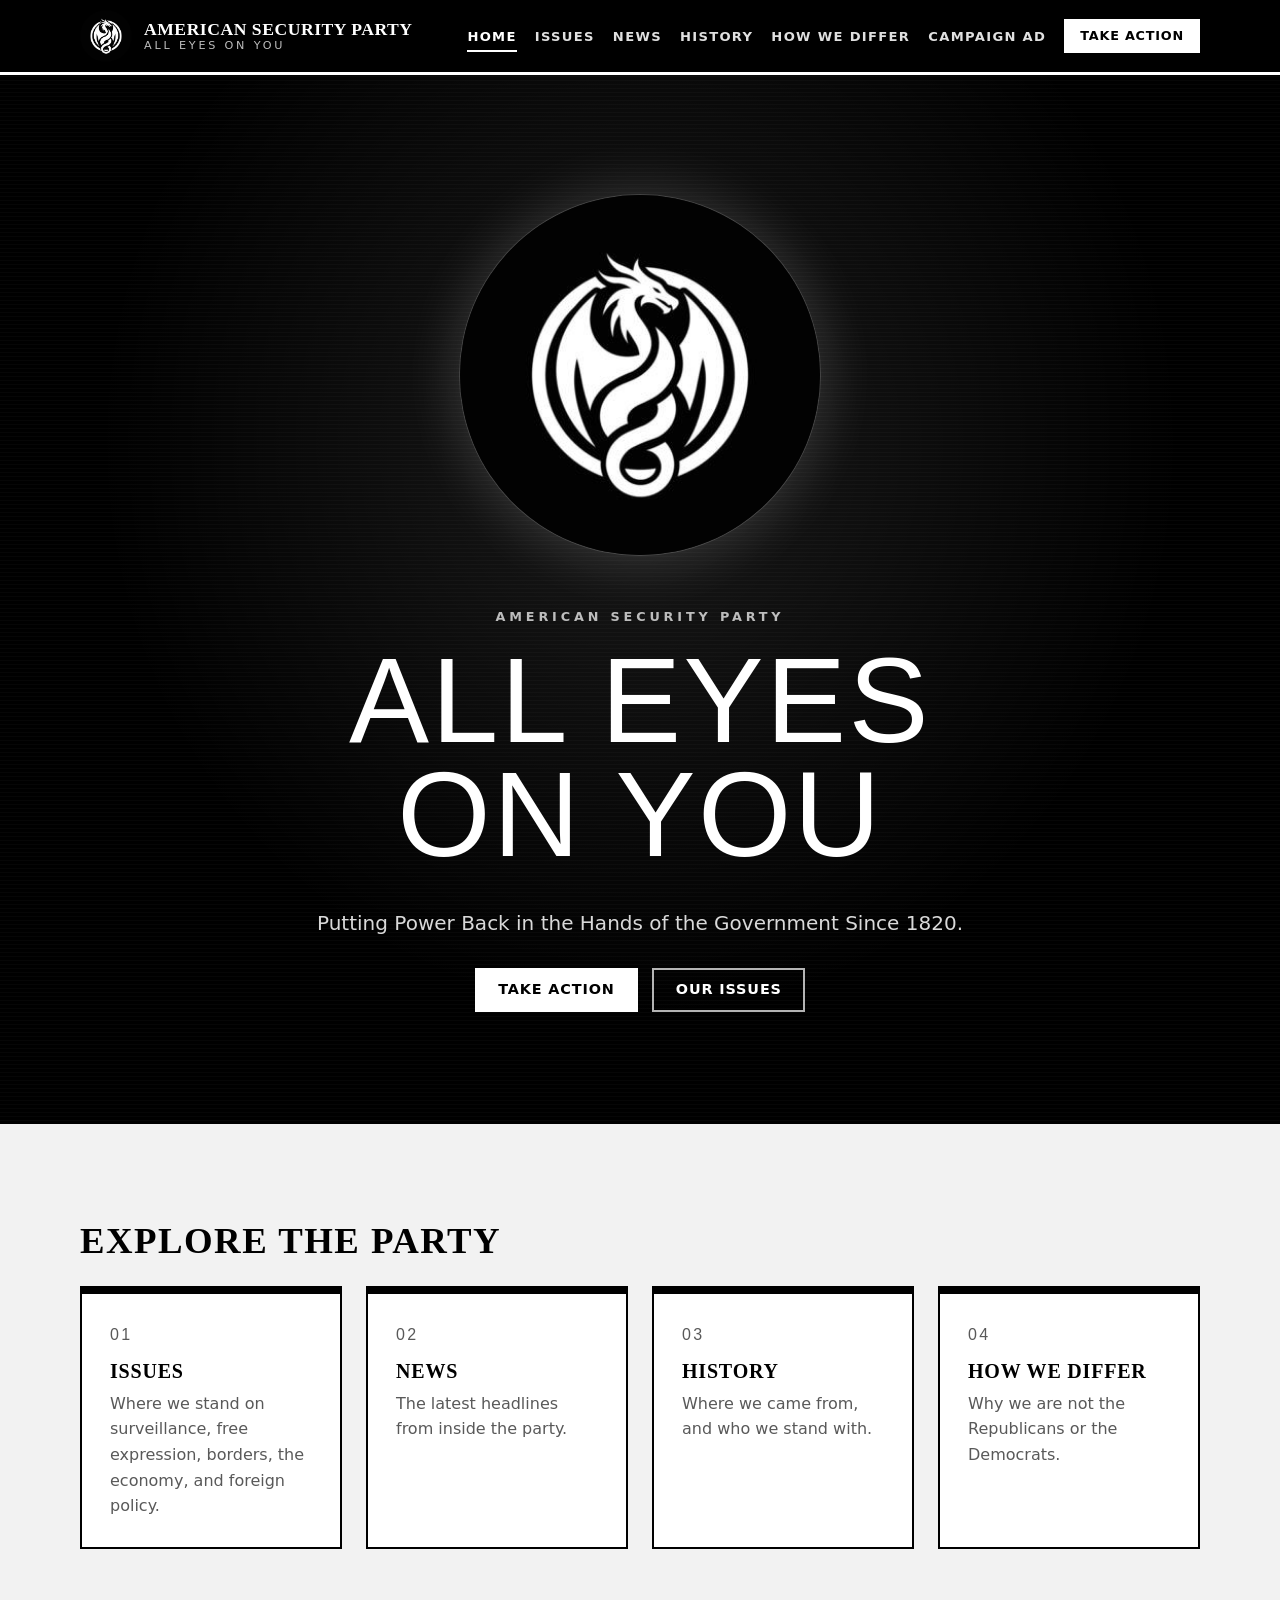
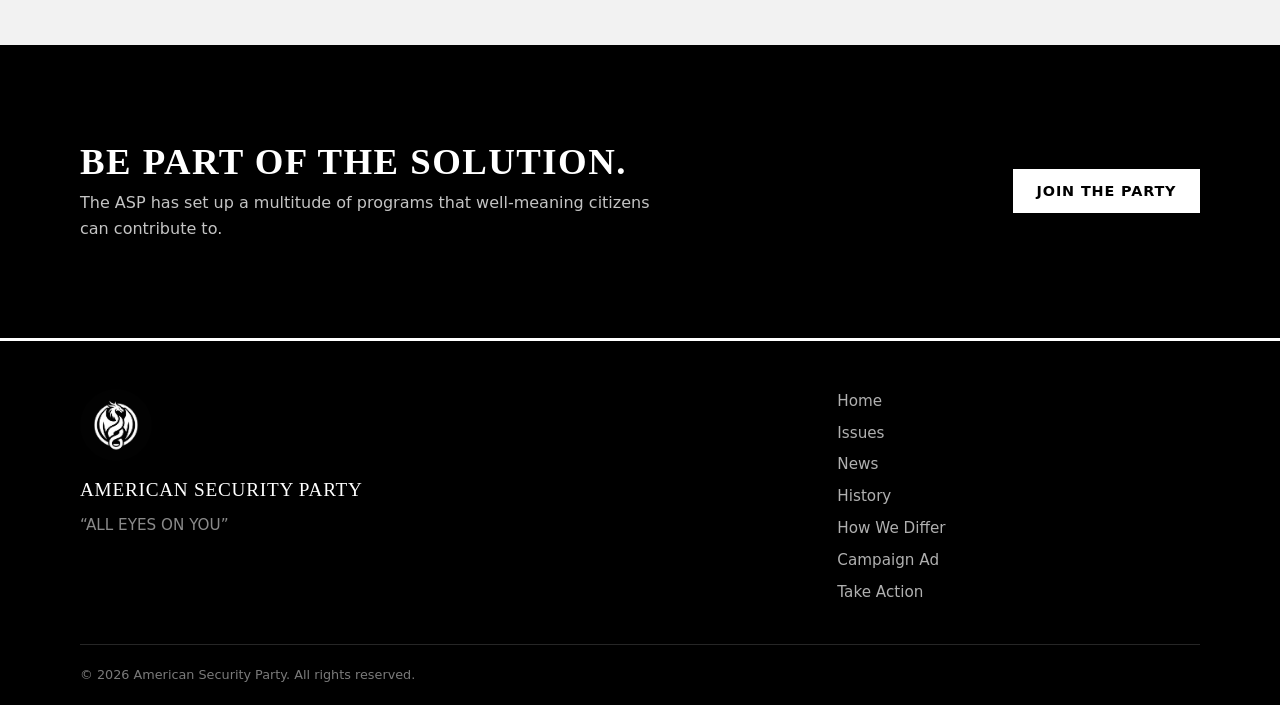
<file: index.html>
<!DOCTYPE html>
<html lang="en">
<head>
  <meta charset="UTF-8">
  <meta name="viewport" content="width=device-width, initial-scale=1">
  <meta name="theme-color" content="#000000">
  <title>Home | American Security Party</title>
  <meta name="description" content="The American Security Party. All eyes on you.">
  <link rel="icon" type="image/png" href="logo.png">
  <link rel="stylesheet" href="styles.css">
</head>
<body>

  <a class="skip-link" href="#main">Skip to content</a>

  <header class="site-header">
    <div class="container header-inner">
      <a class="brand" href="index.html" aria-label="American Security Party home">
        <img class="brand-logo" src="logo.png" alt="" width="52" height="52">
        <span class="brand-text">
          <span class="brand-name">American Security Party</span>
          <span class="brand-tag">All eyes on you</span>
        </span>
      </a>

      <button class="nav-toggle" type="button" aria-expanded="false" aria-controls="primary-nav">
        <span class="sr-only">Menu</span>
        <span class="bars" aria-hidden="true"></span>
      </button>

      <nav id="primary-nav" class="primary-nav" aria-label="Primary">
        <ul>
          <li><a href="index.html" aria-current="page">Home</a></li>
          <li><a href="issues.html">Issues</a></li>
          <li><a href="news.html">News</a></li>
          <li><a href="history.html">History</a></li>
          <li><a href="differ.html">How We Differ</a></li>
          <li><a href="ad.html">Campaign Ad</a></li>
          <li><a class="btn btn-small" href="action.html">Take Action</a></li>
        </ul>
      </nav>
    </div>
  </header>

  <main id="main">
    <section class="hero" id="top">
      <div class="container hero-inner">
        <div class="hero-logo-wrap">
          <img class="hero-logo" src="logo.png" alt="American Security Party emblem: a dragon coiled within a circle" width="360" height="360" fetchpriority="high" decoding="async">
        </div>
        <div class="hero-copy">
          <p class="eyebrow">American Security Party</p>
          <h1>All Eyes<br>On You</h1>
          <p class="lead">Putting Power Back in the Hands of the Government Since 1820.</p>
          <div class="hero-actions">
            <a class="btn" href="action.html">Take Action</a>
            <a class="btn btn-outline" href="issues.html">Our Issues</a>
          </div>
        </div>
      </div>
    </section>

    <section class="section section-alt">
      <div class="container">
        <h2>Explore the Party</h2>
        <div class="tile-grid">
          <a class="tile" href="issues.html">
            <span class="tile-num" aria-hidden="true">01</span>
            <h3>Issues</h3>
            <p>Where we stand on surveillance, free expression, borders, the economy, and foreign policy.</p>
          </a>
          <a class="tile" href="news.html">
            <span class="tile-num" aria-hidden="true">02</span>
            <h3>News</h3>
            <p>The latest headlines from inside the party.</p>
          </a>
          <a class="tile" href="history.html">
            <span class="tile-num" aria-hidden="true">03</span>
            <h3>History</h3>
            <p>Where we came from, and who we stand with.</p>
          </a>
          <a class="tile" href="differ.html">
            <span class="tile-num" aria-hidden="true">04</span>
            <h3>How We Differ</h3>
            <p>Why we are not the Republicans or the Democrats.</p>
          </a>
        </div>
      </div>
    </section>

    <section class="section section-dark">
      <div class="container band">
        <div>
          <h2>Be part of the solution.</h2>
          <p class="band-text">The ASP has set up a multitude of programs that well-meaning citizens can contribute to.</p>
        </div>
        <a class="btn" href="action.html">Join the Party</a>
      </div>
    </section>

  </main>

  <footer class="site-footer">
    <div class="container footer-grid">
      <div>
        <img class="footer-logo" src="logo.png" alt="American Security Party emblem" width="72" height="72" loading="lazy">
        <p class="footer-brand">American Security Party</p>
        <p class="muted">&ldquo;ALL EYES ON YOU&rdquo;</p>
      </div>
      <nav aria-label="Footer">
        <ul>
          <li><a href="index.html">Home</a></li>
          <li><a href="issues.html">Issues</a></li>
          <li><a href="news.html">News</a></li>
          <li><a href="history.html">History</a></li>
          <li><a href="differ.html">How We Differ</a></li>
          <li><a href="ad.html">Campaign Ad</a></li>
          <li><a href="action.html">Take Action</a></li>
        </ul>
      </nav>
    </div>
    <div class="container footer-legal">
      <p>&copy; <span id="year">2026</span> American Security Party. All rights reserved.</p>
    </div>
  </footer>

  <script src="script.js"></script>
</body>
</html>
</file>
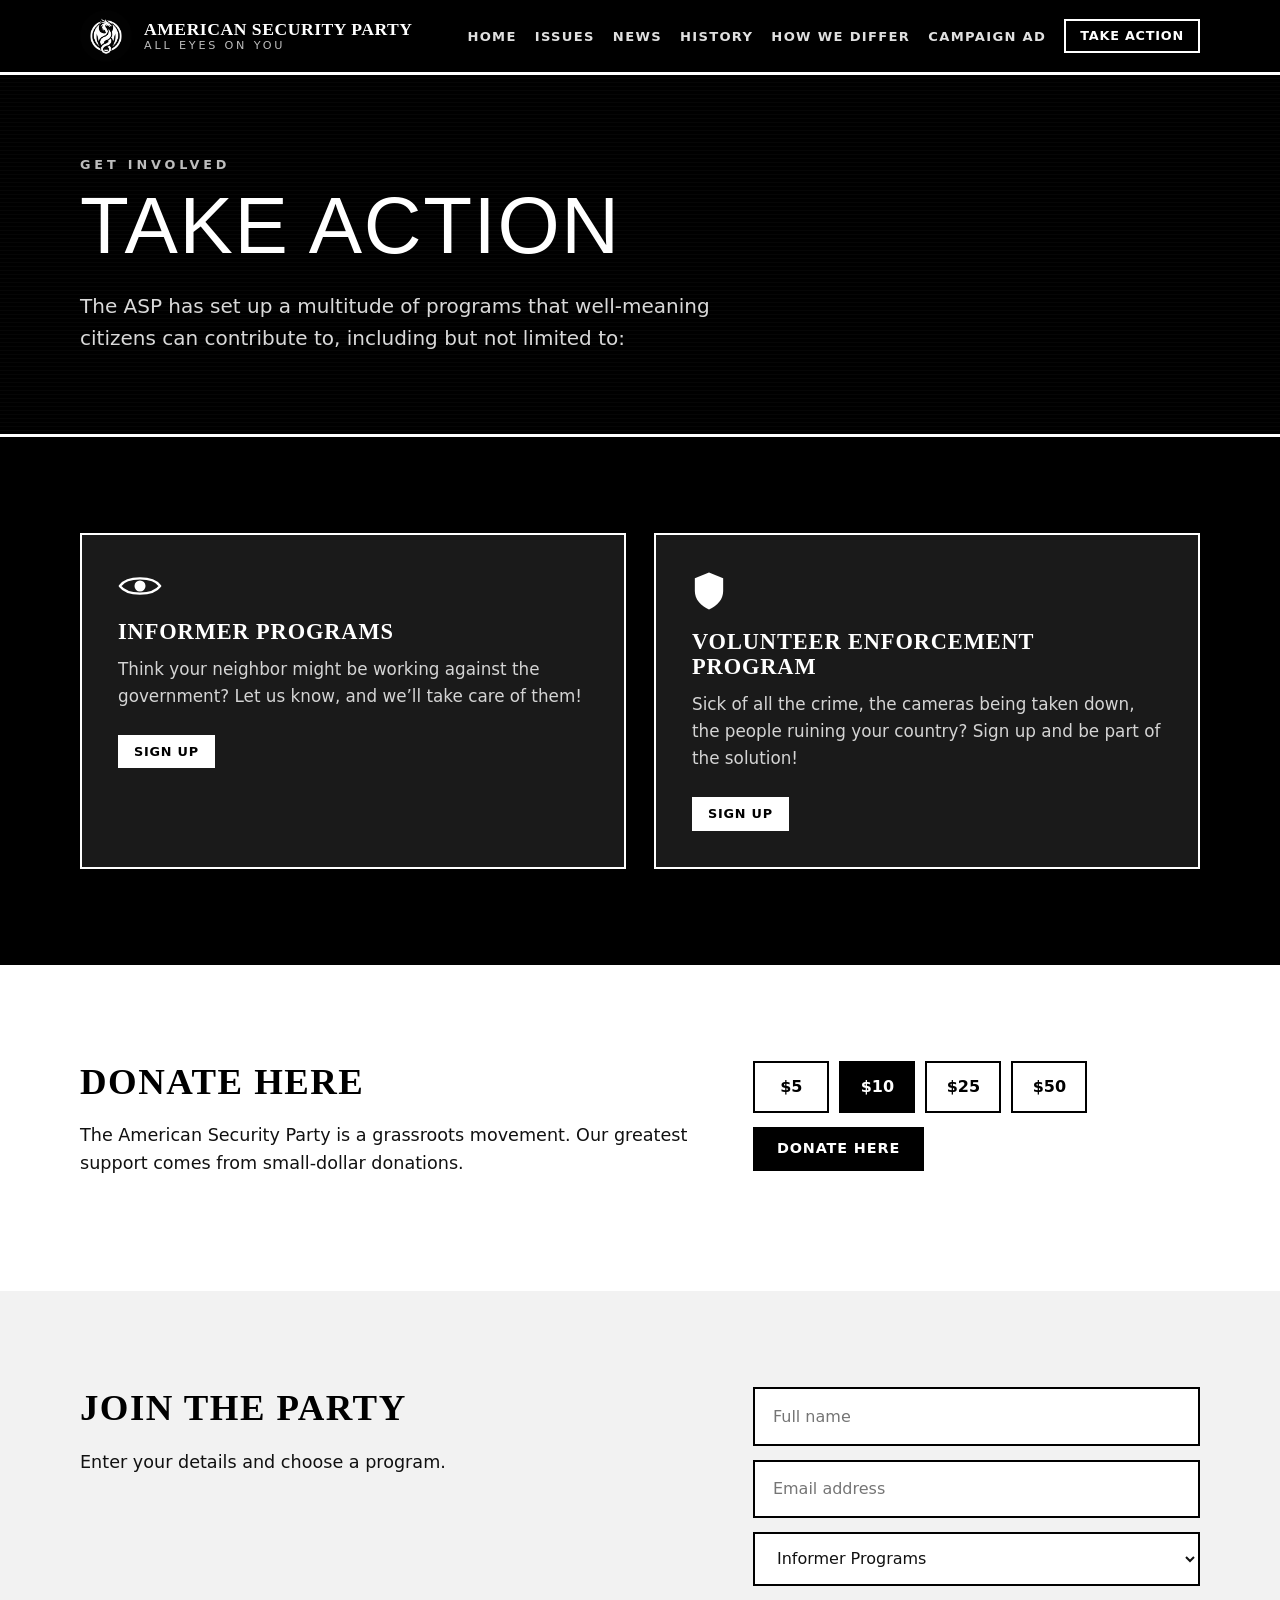
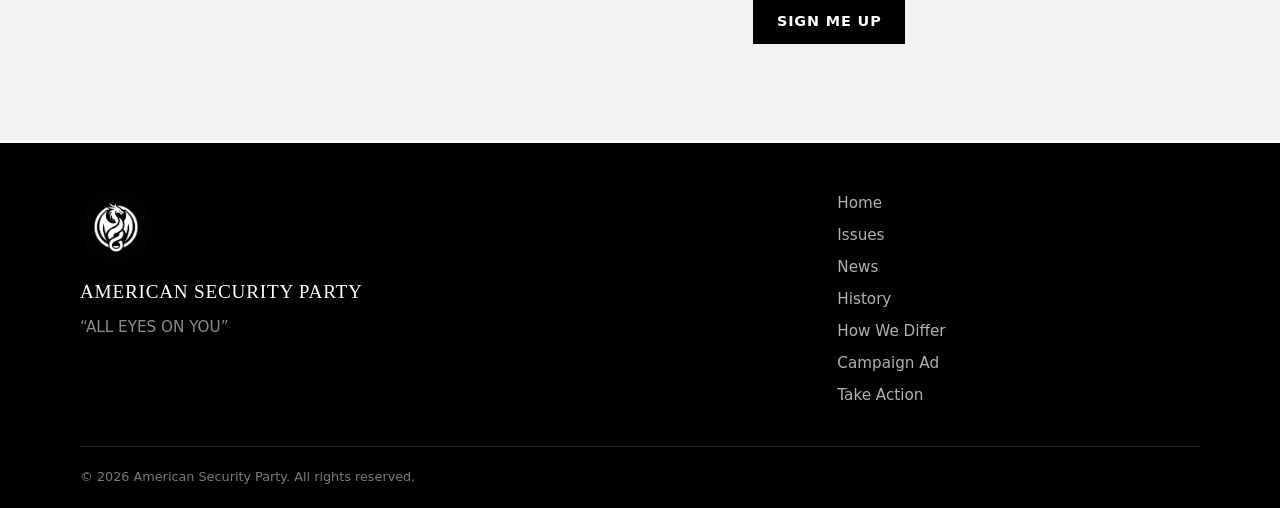
<file: action.html>
<!DOCTYPE html>
<html lang="en">
<head>
  <meta charset="UTF-8">
  <meta name="viewport" content="width=device-width, initial-scale=1">
  <meta name="theme-color" content="#000000">
  <title>Take Action | American Security Party</title>
  <meta name="description" content="Volunteer, inform, or donate to the American Security Party.">
  <link rel="icon" type="image/png" href="logo.png">
  <link rel="stylesheet" href="styles.css">
</head>
<body>

  <a class="skip-link" href="#main">Skip to content</a>

  <header class="site-header">
    <div class="container header-inner">
      <a class="brand" href="index.html" aria-label="American Security Party home">
        <img class="brand-logo" src="logo.png" alt="" width="52" height="52">
        <span class="brand-text">
          <span class="brand-name">American Security Party</span>
          <span class="brand-tag">All eyes on you</span>
        </span>
      </a>

      <button class="nav-toggle" type="button" aria-expanded="false" aria-controls="primary-nav">
        <span class="sr-only">Menu</span>
        <span class="bars" aria-hidden="true"></span>
      </button>

      <nav id="primary-nav" class="primary-nav" aria-label="Primary">
        <ul>
          <li><a href="index.html">Home</a></li>
          <li><a href="issues.html">Issues</a></li>
          <li><a href="news.html">News</a></li>
          <li><a href="history.html">History</a></li>
          <li><a href="differ.html">How We Differ</a></li>
          <li><a href="ad.html">Campaign Ad</a></li>
          <li><a class="btn btn-small" href="action.html" aria-current="page">Take Action</a></li>
        </ul>
      </nav>
    </div>
  </header>

  <main id="main">
    <section class="page-hero">
      <div class="container">
        <p class="eyebrow">Get Involved</p>
        <h1>Take Action</h1>
        <p class="lead">The ASP has set up a multitude of programs that well-meaning citizens can contribute to, including but not limited to:</p>
      </div>
    </section>

    <section class="section section-dark">
      <div class="container">
        <div class="program-grid">
          <article class="program">
            <div class="program-icon" aria-hidden="true">
              <svg viewBox="0 0 48 32" width="44" height="30" focusable="false">
                <path d="M2 16C10 5 38 5 46 16 38 27 10 27 2 16Z" fill="none" stroke="currentColor" stroke-width="2.5" stroke-linejoin="round"/>
                <circle cx="24" cy="16" r="6" fill="currentColor"/>
              </svg>
            </div>
            <h2>Informer Programs</h2>
            <p>Think your neighbor might be working against the government? Let us know, and we&rsquo;ll take care of them!</p>
            <a class="btn btn-small" href="#join">Sign Up</a>
          </article>

          <article class="program">
            <div class="program-icon" aria-hidden="true">
              <svg viewBox="0 0 48 56" width="34" height="40" focusable="false">
                <path d="M24 2 4 10v18c0 12 8.5 21 20 26 11.5-5 20-14 20-26V10L24 2Z" fill="currentColor"/>
              </svg>
            </div>
            <h2>Volunteer Enforcement Program</h2>
            <p>Sick of all the crime, the cameras being taken down, the people ruining your country? Sign up and be part of the solution!</p>
            <a class="btn btn-small" href="#join">Sign Up</a>
          </article>
        </div>
      </div>
    </section>

    <section class="section" id="donate">
      <div class="container two-col">
        <div>
          <h2>Donate Here</h2>
          <p>The American Security Party is a grassroots movement. Our greatest support comes from small-dollar donations.</p>
        </div>
        <form class="donate" id="donate-form" action="#" method="post">
          <fieldset class="chips">
            <legend class="sr-only">Donation amount</legend>
            <label><input type="radio" name="amount" value="5"><span>$5</span></label>
            <label><input type="radio" name="amount" value="10" checked><span>$10</span></label>
            <label><input type="radio" name="amount" value="25"><span>$25</span></label>
            <label><input type="radio" name="amount" value="50"><span>$50</span></label>
          </fieldset>
          <button class="btn btn-dark" type="submit">Donate Here</button>
          <p class="form-status" id="donate-status" role="status" aria-live="polite" hidden></p>
        </form>
      </div>
    </section>

    <section class="section section-alt" id="join">
      <div class="container two-col">
        <div>
          <h2>Join the Party</h2>
          <p>Enter your details and choose a program.</p>
        </div>
        <!-- Front-end shell only: the script in script.js blocks the real submit. -->
        <form class="signup" id="signup-form" action="#" method="post">
          <label class="sr-only" for="name">Full name</label>
          <input id="name" name="name" type="text" placeholder="Full name" autocomplete="name" required>

          <label class="sr-only" for="email">Email address</label>
          <input id="email" name="email" type="email" placeholder="Email address" autocomplete="email" required>

          <label class="sr-only" for="program">Program</label>
          <select id="program" name="program">
            <option>Informer Programs</option>
            <option>Volunteer Enforcement Program</option>
            <option>General membership</option>
          </select>

          <button class="btn btn-dark" type="submit">Sign Me Up</button>
          <p class="form-status" id="form-status" role="status" aria-live="polite" hidden></p>
        </form>
      </div>
    </section>

  </main>

  <footer class="site-footer">
    <div class="container footer-grid">
      <div>
        <img class="footer-logo" src="logo.png" alt="American Security Party emblem" width="72" height="72" loading="lazy">
        <p class="footer-brand">American Security Party</p>
        <p class="muted">&ldquo;ALL EYES ON YOU&rdquo;</p>
      </div>
      <nav aria-label="Footer">
        <ul>
          <li><a href="index.html">Home</a></li>
          <li><a href="issues.html">Issues</a></li>
          <li><a href="news.html">News</a></li>
          <li><a href="history.html">History</a></li>
          <li><a href="differ.html">How We Differ</a></li>
          <li><a href="ad.html">Campaign Ad</a></li>
          <li><a href="action.html">Take Action</a></li>
        </ul>
      </nav>
    </div>
    <div class="container footer-legal">
      <p>&copy; <span id="year">2026</span> American Security Party. All rights reserved.</p>
    </div>
  </footer>

  <script src="script.js"></script>
</body>
</html>
</file>
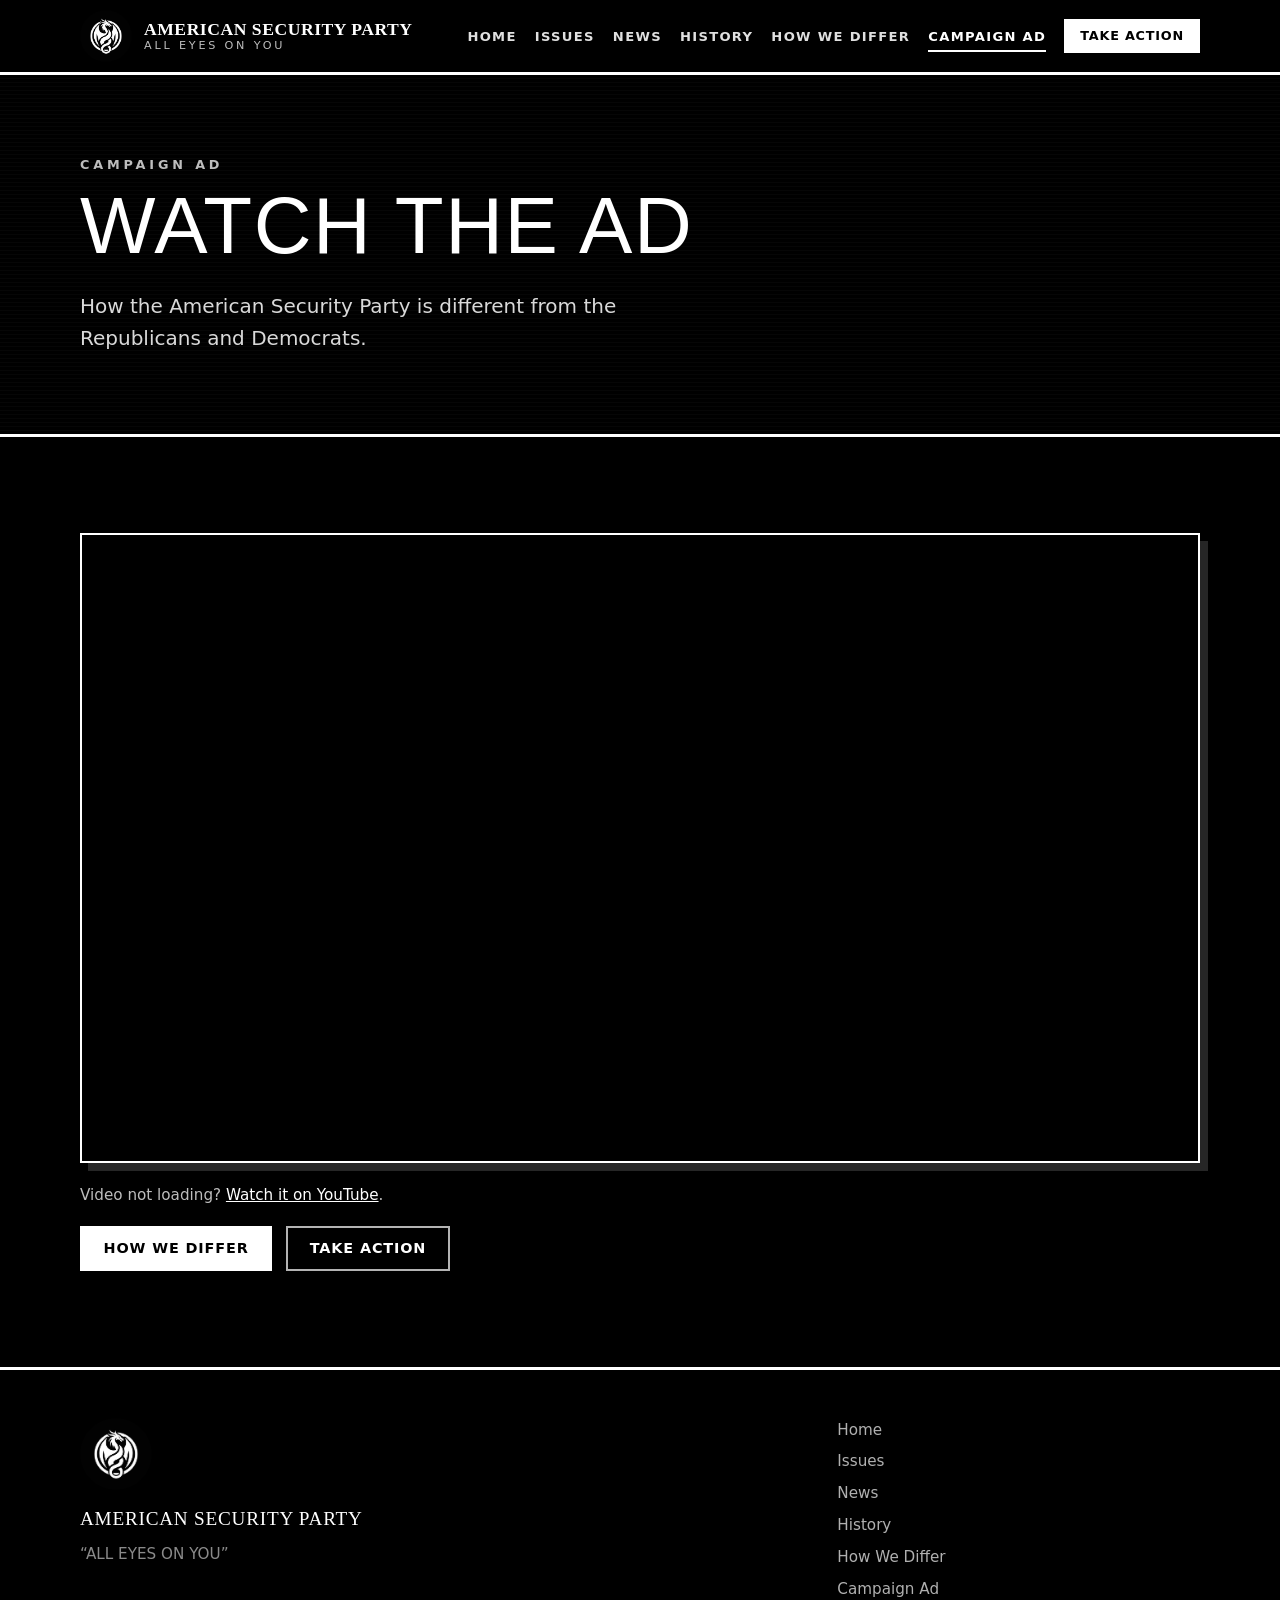
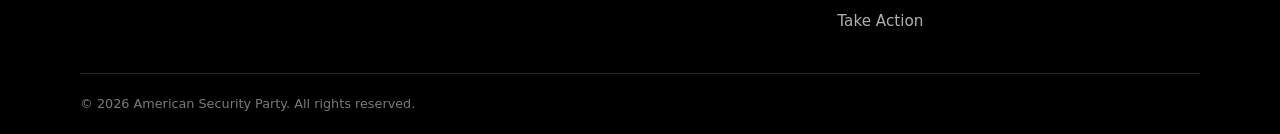
<file: ad.html>
<!DOCTYPE html>
<html lang="en">
<head>
  <meta charset="UTF-8">
  <meta name="viewport" content="width=device-width, initial-scale=1">
  <meta name="theme-color" content="#000000">
  <title>Campaign Ad | American Security Party</title>
  <meta name="description" content="Watch the American Security Party campaign ad.">
  <link rel="icon" type="image/png" href="logo.png">
  <link rel="stylesheet" href="styles.css">
</head>
<body>

  <a class="skip-link" href="#main">Skip to content</a>

  <header class="site-header">
    <div class="container header-inner">
      <a class="brand" href="index.html" aria-label="American Security Party home">
        <img class="brand-logo" src="logo.png" alt="" width="52" height="52">
        <span class="brand-text">
          <span class="brand-name">American Security Party</span>
          <span class="brand-tag">All eyes on you</span>
        </span>
      </a>

      <button class="nav-toggle" type="button" aria-expanded="false" aria-controls="primary-nav">
        <span class="sr-only">Menu</span>
        <span class="bars" aria-hidden="true"></span>
      </button>

      <nav id="primary-nav" class="primary-nav" aria-label="Primary">
        <ul>
          <li><a href="index.html">Home</a></li>
          <li><a href="issues.html">Issues</a></li>
          <li><a href="news.html">News</a></li>
          <li><a href="history.html">History</a></li>
          <li><a href="differ.html">How We Differ</a></li>
          <li><a href="ad.html" aria-current="page">Campaign Ad</a></li>
          <li><a class="btn btn-small" href="action.html">Take Action</a></li>
        </ul>
      </nav>
    </div>
  </header>

  <main id="main">
    <section class="page-hero">
      <div class="container">
        <p class="eyebrow">Campaign Ad</p>
        <h1>Watch the Ad</h1>
        <p class="lead">How the American Security Party is different from the Republicans and Democrats.</p>
      </div>
    </section>

    <section class="section section-dark">
      <div class="container">
        <div class="video-frame">
          <iframe src="https://www.youtube-nocookie.com/embed/gT03IoPH8jI?rel=0"
                  title="American Security Party campaign ad"
                  loading="lazy"
                  allow="accelerometer; autoplay; clipboard-write; encrypted-media; gyroscope; picture-in-picture; web-share"
                  referrerpolicy="strict-origin-when-cross-origin"
                  allowfullscreen></iframe>
        </div>
        <p class="video-fallback">
          Video not loading? <a href="https://www.youtube.com/watch?v=gT03IoPH8jI" target="_blank" rel="noopener">Watch it on YouTube</a>.
        </p>
        <div class="hero-actions video-actions">
          <a class="btn" href="differ.html">How We Differ</a>
          <a class="btn btn-outline" href="action.html">Take Action</a>
        </div>
      </div>
    </section>

  </main>

  <footer class="site-footer">
    <div class="container footer-grid">
      <div>
        <img class="footer-logo" src="logo.png" alt="American Security Party emblem" width="72" height="72" loading="lazy">
        <p class="footer-brand">American Security Party</p>
        <p class="muted">&ldquo;ALL EYES ON YOU&rdquo;</p>
      </div>
      <nav aria-label="Footer">
        <ul>
          <li><a href="index.html">Home</a></li>
          <li><a href="issues.html">Issues</a></li>
          <li><a href="news.html">News</a></li>
          <li><a href="history.html">History</a></li>
          <li><a href="differ.html">How We Differ</a></li>
          <li><a href="ad.html">Campaign Ad</a></li>
          <li><a href="action.html">Take Action</a></li>
        </ul>
      </nav>
    </div>
    <div class="container footer-legal">
      <p>&copy; <span id="year">2026</span> American Security Party. All rights reserved.</p>
    </div>
  </footer>

  <script src="script.js"></script>
</body>
</html>
</file>
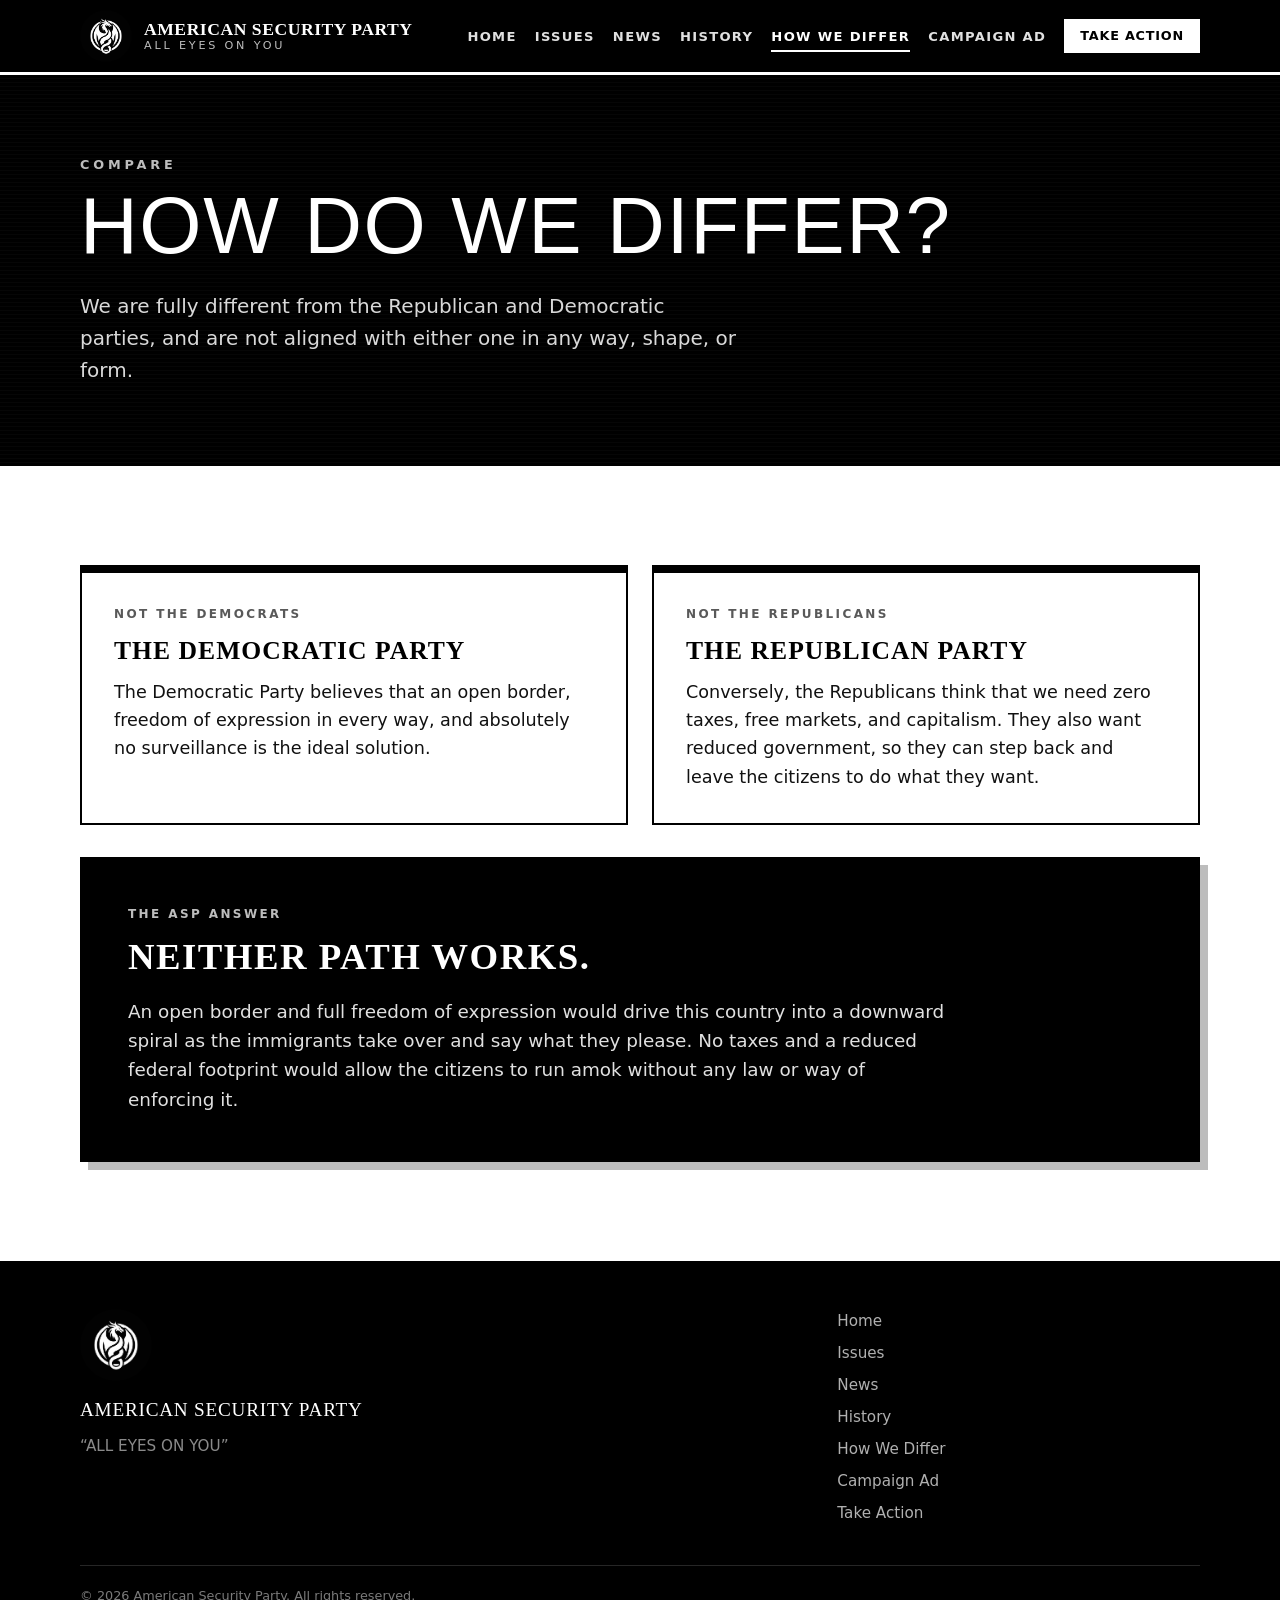
<file: differ.html>
<!DOCTYPE html>
<html lang="en">
<head>
  <meta charset="UTF-8">
  <meta name="viewport" content="width=device-width, initial-scale=1">
  <meta name="theme-color" content="#000000">
  <title>How We Differ | American Security Party</title>
  <meta name="description" content="How the American Security Party differs from the Republicans and Democrats.">
  <link rel="icon" type="image/png" href="logo.png">
  <link rel="stylesheet" href="styles.css">
</head>
<body>

  <a class="skip-link" href="#main">Skip to content</a>

  <header class="site-header">
    <div class="container header-inner">
      <a class="brand" href="index.html" aria-label="American Security Party home">
        <img class="brand-logo" src="logo.png" alt="" width="52" height="52">
        <span class="brand-text">
          <span class="brand-name">American Security Party</span>
          <span class="brand-tag">All eyes on you</span>
        </span>
      </a>

      <button class="nav-toggle" type="button" aria-expanded="false" aria-controls="primary-nav">
        <span class="sr-only">Menu</span>
        <span class="bars" aria-hidden="true"></span>
      </button>

      <nav id="primary-nav" class="primary-nav" aria-label="Primary">
        <ul>
          <li><a href="index.html">Home</a></li>
          <li><a href="issues.html">Issues</a></li>
          <li><a href="news.html">News</a></li>
          <li><a href="history.html">History</a></li>
          <li><a href="differ.html" aria-current="page">How We Differ</a></li>
          <li><a href="ad.html">Campaign Ad</a></li>
          <li><a class="btn btn-small" href="action.html">Take Action</a></li>
        </ul>
      </nav>
    </div>
  </header>

  <main id="main">
    <section class="page-hero">
      <div class="container">
        <p class="eyebrow">Compare</p>
        <h1>How Do We Differ?</h1>
        <p class="lead">We are fully different from the Republican and Democratic parties, and are not aligned with either one in any way, shape, or form.</p>
      </div>
    </section>

    <section class="section">
      <div class="container">
        <div class="compare">
          <article class="compare-card">
            <p class="news-tag">Not the Democrats</p>
            <h2>The Democratic Party</h2>
            <p>The Democratic Party believes that an open border, freedom of expression in every way, and absolutely no surveillance is the ideal solution.</p>
          </article>
          <article class="compare-card">
            <p class="news-tag">Not the Republicans</p>
            <h2>The Republican Party</h2>
            <p>Conversely, the Republicans think that we need zero taxes, free markets, and capitalism. They also want reduced government, so they can step back and leave the citizens to do what they want.</p>
          </article>
        </div>

        <article class="answer">
          <p class="news-tag">The ASP Answer</p>
          <h2>Neither path works.</h2>
          <p>An open border and full freedom of expression would drive this country into a downward spiral as the immigrants take over and say what they please. No taxes and a reduced federal footprint would allow the citizens to run amok without any law or way of enforcing it.</p>
        </article>
      </div>
    </section>

  </main>

  <footer class="site-footer">
    <div class="container footer-grid">
      <div>
        <img class="footer-logo" src="logo.png" alt="American Security Party emblem" width="72" height="72" loading="lazy">
        <p class="footer-brand">American Security Party</p>
        <p class="muted">&ldquo;ALL EYES ON YOU&rdquo;</p>
      </div>
      <nav aria-label="Footer">
        <ul>
          <li><a href="index.html">Home</a></li>
          <li><a href="issues.html">Issues</a></li>
          <li><a href="news.html">News</a></li>
          <li><a href="history.html">History</a></li>
          <li><a href="differ.html">How We Differ</a></li>
          <li><a href="ad.html">Campaign Ad</a></li>
          <li><a href="action.html">Take Action</a></li>
        </ul>
      </nav>
    </div>
    <div class="container footer-legal">
      <p>&copy; <span id="year">2026</span> American Security Party. All rights reserved.</p>
    </div>
  </footer>

  <script src="script.js"></script>
</body>
</html>
</file>
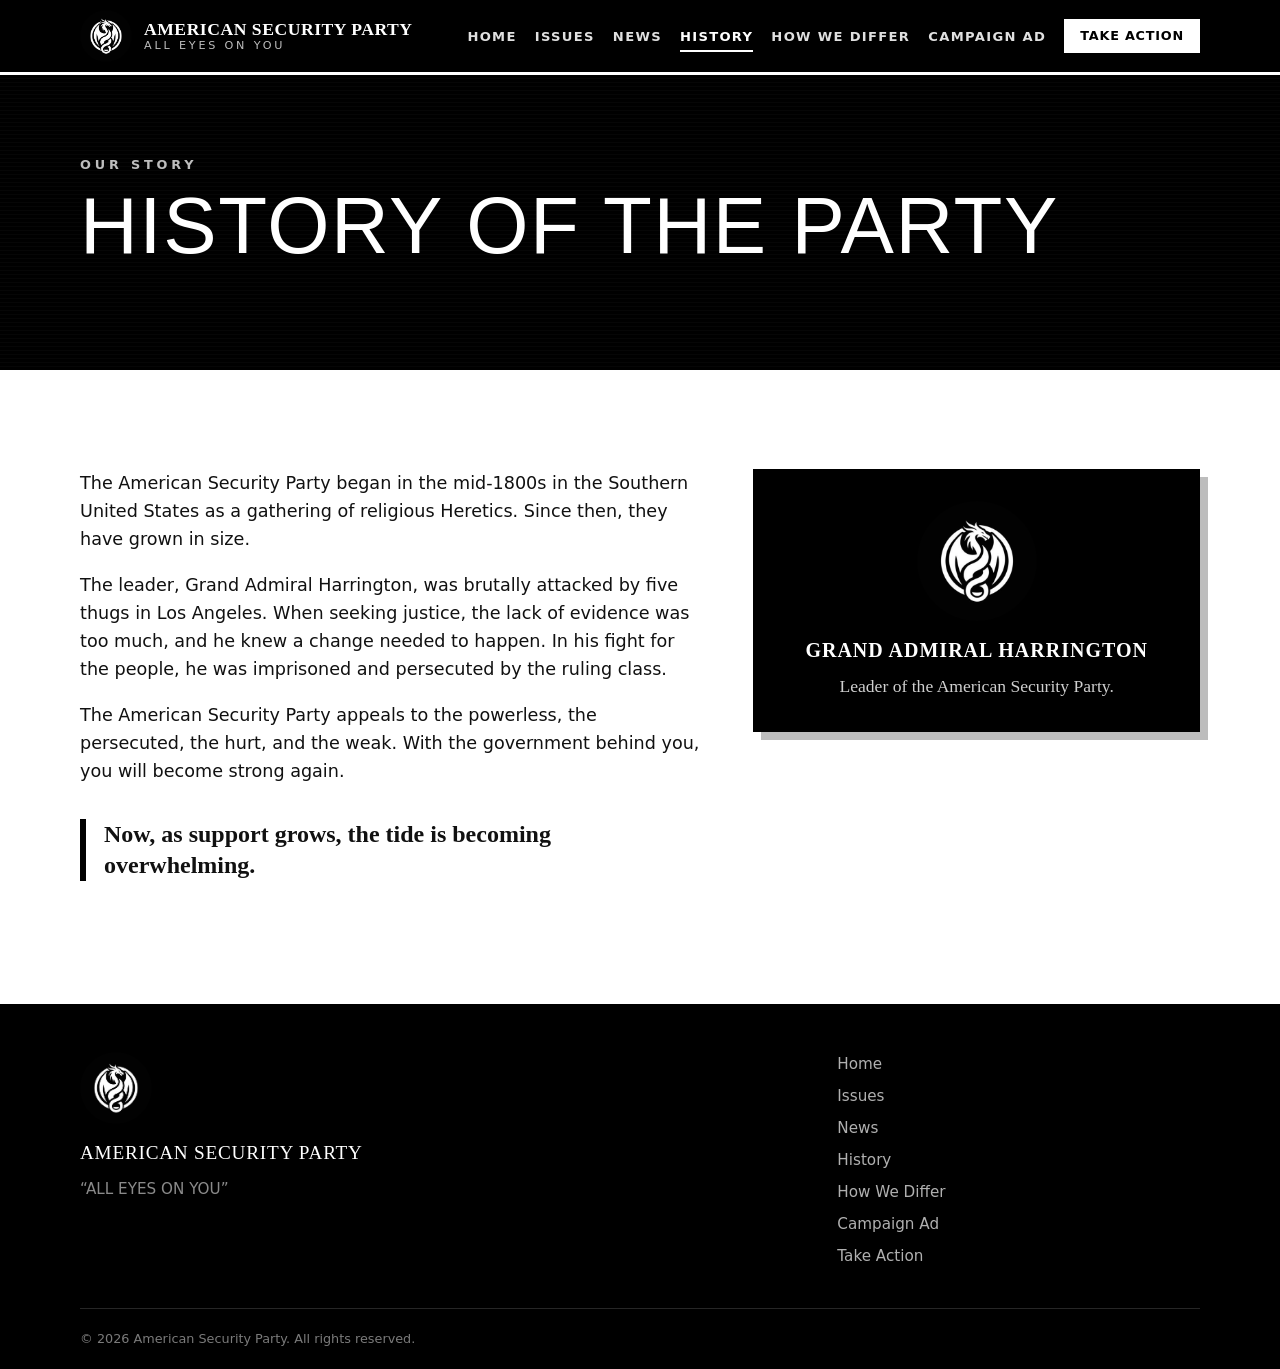
<file: history.html>
<!DOCTYPE html>
<html lang="en">
<head>
  <meta charset="UTF-8">
  <meta name="viewport" content="width=device-width, initial-scale=1">
  <meta name="theme-color" content="#000000">
  <title>History | American Security Party</title>
  <meta name="description" content="The history of the American Security Party.">
  <link rel="icon" type="image/png" href="logo.png">
  <link rel="stylesheet" href="styles.css">
</head>
<body>

  <a class="skip-link" href="#main">Skip to content</a>

  <header class="site-header">
    <div class="container header-inner">
      <a class="brand" href="index.html" aria-label="American Security Party home">
        <img class="brand-logo" src="logo.png" alt="" width="52" height="52">
        <span class="brand-text">
          <span class="brand-name">American Security Party</span>
          <span class="brand-tag">All eyes on you</span>
        </span>
      </a>

      <button class="nav-toggle" type="button" aria-expanded="false" aria-controls="primary-nav">
        <span class="sr-only">Menu</span>
        <span class="bars" aria-hidden="true"></span>
      </button>

      <nav id="primary-nav" class="primary-nav" aria-label="Primary">
        <ul>
          <li><a href="index.html">Home</a></li>
          <li><a href="issues.html">Issues</a></li>
          <li><a href="news.html">News</a></li>
          <li><a href="history.html" aria-current="page">History</a></li>
          <li><a href="differ.html">How We Differ</a></li>
          <li><a href="ad.html">Campaign Ad</a></li>
          <li><a class="btn btn-small" href="action.html">Take Action</a></li>
        </ul>
      </nav>
    </div>
  </header>

  <main id="main">
    <section class="page-hero">
      <div class="container">
        <p class="eyebrow">Our Story</p>
        <h1>History of the Party</h1>
      </div>
    </section>

    <section class="section">
      <div class="container two-col">
        <div>
          <p>
            The American Security Party began in the mid-1800s in the Southern United
            States as a gathering of religious Heretics. Since then, they have grown in size.
          </p>
          <p>
            The leader, Grand Admiral Harrington, was brutally attacked by five thugs in
            Los Angeles. When seeking justice, the lack of evidence was too much, and he
            knew a change needed to happen. In his fight for the people, he was imprisoned
            and persecuted by the ruling class.
          </p>
          <p>
            The American Security Party appeals to the powerless, the persecuted, the hurt,
            and the weak. With the government behind you, you will become strong again.
          </p>
          <p class="pull">Now, as support grows, the tide is becoming overwhelming.</p>
        </div>
        <aside class="callout">
          <img class="callout-logo" src="logo.png" alt="" width="120" height="120" loading="lazy">
          <h3>Grand Admiral Harrington</h3>
          <p>Leader of the American Security Party.</p>
        </aside>
      </div>
    </section>

  </main>

  <footer class="site-footer">
    <div class="container footer-grid">
      <div>
        <img class="footer-logo" src="logo.png" alt="American Security Party emblem" width="72" height="72" loading="lazy">
        <p class="footer-brand">American Security Party</p>
        <p class="muted">&ldquo;ALL EYES ON YOU&rdquo;</p>
      </div>
      <nav aria-label="Footer">
        <ul>
          <li><a href="index.html">Home</a></li>
          <li><a href="issues.html">Issues</a></li>
          <li><a href="news.html">News</a></li>
          <li><a href="history.html">History</a></li>
          <li><a href="differ.html">How We Differ</a></li>
          <li><a href="ad.html">Campaign Ad</a></li>
          <li><a href="action.html">Take Action</a></li>
        </ul>
      </nav>
    </div>
    <div class="container footer-legal">
      <p>&copy; <span id="year">2026</span> American Security Party. All rights reserved.</p>
    </div>
  </footer>

  <script src="script.js"></script>
</body>
</html>
</file>
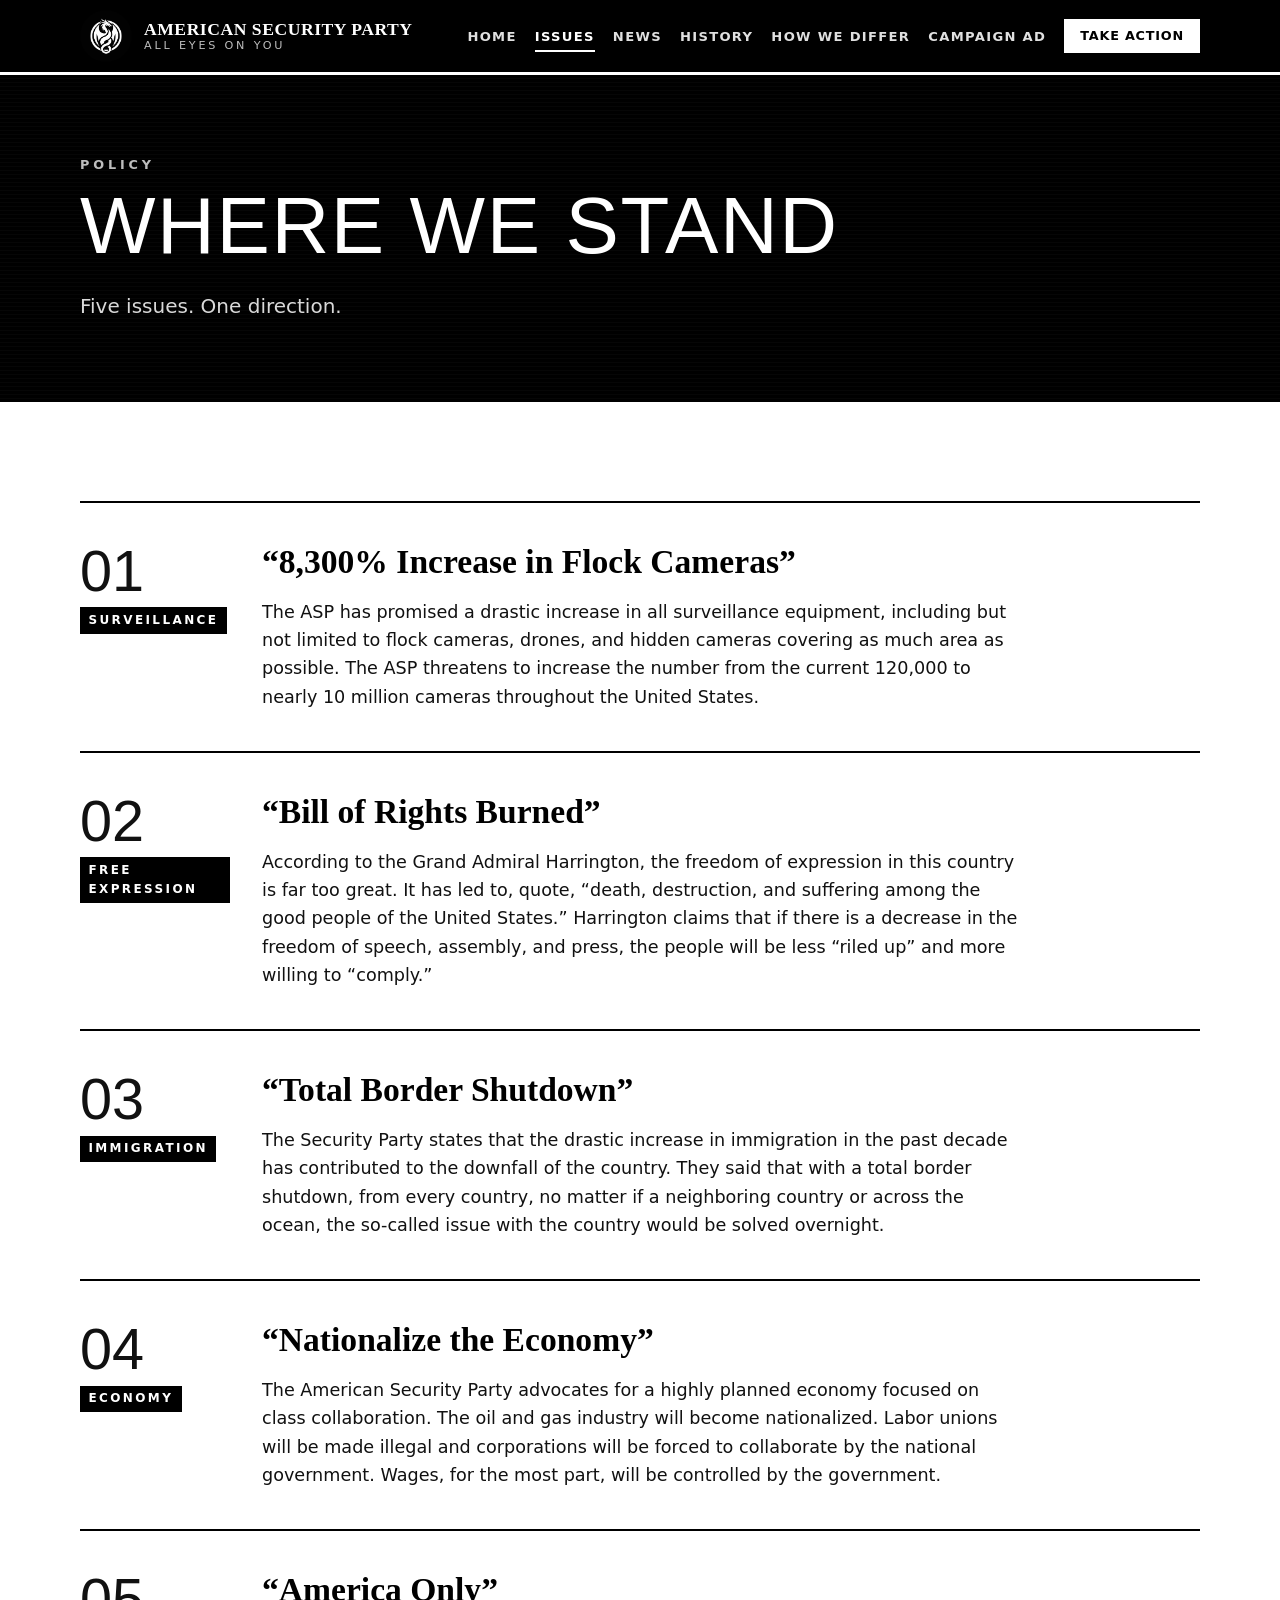
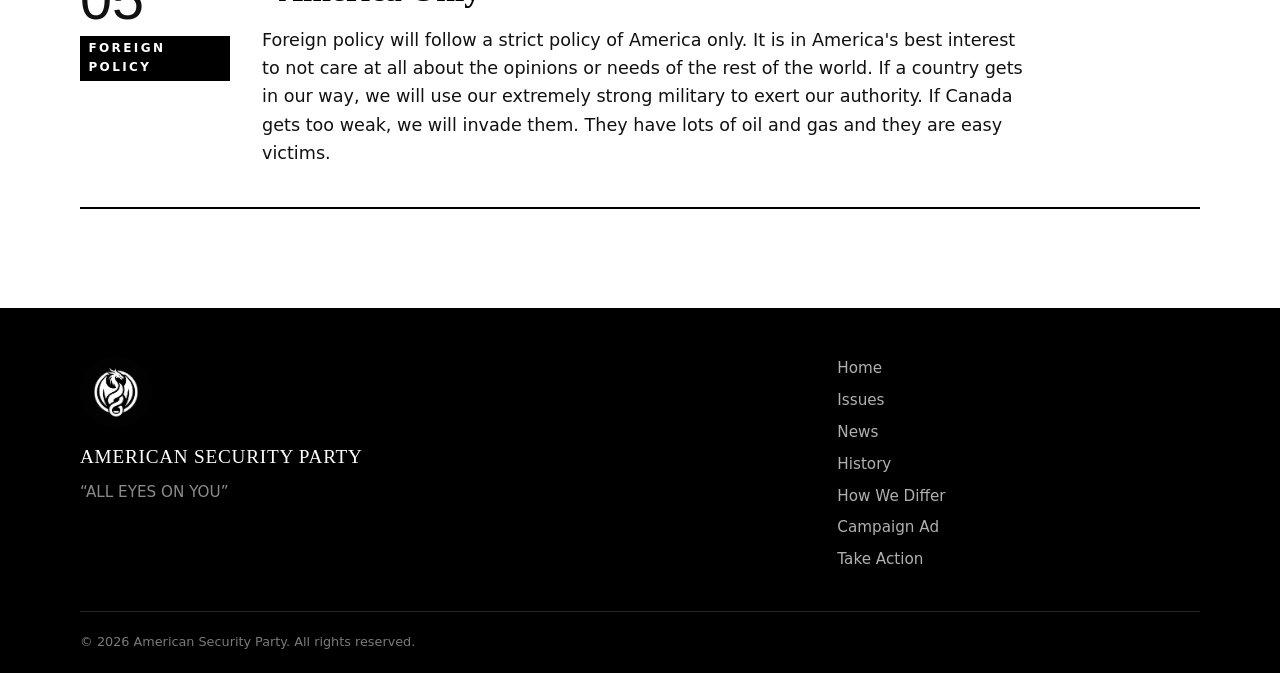
<file: issues.html>
<!DOCTYPE html>
<html lang="en">
<head>
  <meta charset="UTF-8">
  <meta name="viewport" content="width=device-width, initial-scale=1">
  <meta name="theme-color" content="#000000">
  <title>Issues | American Security Party</title>
  <meta name="description" content="The American Security Party's positions on surveillance, free expression, immigration, the economy and foreign policy.">
  <link rel="icon" type="image/png" href="logo.png">
  <link rel="stylesheet" href="styles.css">
</head>
<body>

  <a class="skip-link" href="#main">Skip to content</a>

  <header class="site-header">
    <div class="container header-inner">
      <a class="brand" href="index.html" aria-label="American Security Party home">
        <img class="brand-logo" src="logo.png" alt="" width="52" height="52">
        <span class="brand-text">
          <span class="brand-name">American Security Party</span>
          <span class="brand-tag">All eyes on you</span>
        </span>
      </a>

      <button class="nav-toggle" type="button" aria-expanded="false" aria-controls="primary-nav">
        <span class="sr-only">Menu</span>
        <span class="bars" aria-hidden="true"></span>
      </button>

      <nav id="primary-nav" class="primary-nav" aria-label="Primary">
        <ul>
          <li><a href="index.html">Home</a></li>
          <li><a href="issues.html" aria-current="page">Issues</a></li>
          <li><a href="news.html">News</a></li>
          <li><a href="history.html">History</a></li>
          <li><a href="differ.html">How We Differ</a></li>
          <li><a href="ad.html">Campaign Ad</a></li>
          <li><a class="btn btn-small" href="action.html">Take Action</a></li>
        </ul>
      </nav>
    </div>
  </header>

  <main id="main">
    <section class="page-hero">
      <div class="container">
        <p class="eyebrow">Policy</p>
        <h1>Where We Stand</h1>
        <p class="lead">Five issues. One direction.</p>
      </div>
    </section>

    <section class="section">
      <div class="container issue-list">
        <article class="issue">
          <div class="issue-meta">
            <span class="issue-num" aria-hidden="true">01</span>
            <span class="issue-label">Surveillance</span>
          </div>
          <div class="issue-body">
            <h2>&ldquo;8,300% Increase in Flock Cameras&rdquo;</h2>
            <p>The ASP has promised a drastic increase in all surveillance equipment, including but not limited to flock cameras, drones, and hidden cameras covering as much area as possible. The ASP threatens to increase the number from the current 120,000 to nearly 10 million cameras throughout the United States.</p>
          </div>
        </article>
        <article class="issue">
          <div class="issue-meta">
            <span class="issue-num" aria-hidden="true">02</span>
            <span class="issue-label">Free Expression</span>
          </div>
          <div class="issue-body">
            <h2>&ldquo;Bill of Rights Burned&rdquo;</h2>
            <p>According to the Grand Admiral Harrington, the freedom of expression in this country is far too great. It has led to, quote, &ldquo;death, destruction, and suffering among the good people of the United States.&rdquo; Harrington claims that if there is a decrease in the freedom of speech, assembly, and press, the people will be less &ldquo;riled up&rdquo; and more willing to &ldquo;comply.&rdquo;</p>
          </div>
        </article>
        <article class="issue">
          <div class="issue-meta">
            <span class="issue-num" aria-hidden="true">03</span>
            <span class="issue-label">Immigration</span>
          </div>
          <div class="issue-body">
            <h2>&ldquo;Total Border Shutdown&rdquo;</h2>
            <p>The Security Party states that the drastic increase in immigration in the past decade has contributed to the downfall of the country. They said that with a total border shutdown, from every country, no matter if a neighboring country or across the ocean, the so-called issue with the country would be solved overnight.</p>
          </div>
        </article>
        <article class="issue">
          <div class="issue-meta">
            <span class="issue-num" aria-hidden="true">04</span>
            <span class="issue-label">Economy</span>
          </div>
          <div class="issue-body">
            <h2>&ldquo;Nationalize the Economy&rdquo;</h2>
            <p>The American Security Party advocates for a highly planned economy focused on class collaboration. The oil and gas industry will become nationalized. Labor unions will be made illegal and corporations will be forced to collaborate by the national government. Wages, for the most part, will be controlled by the government.</p>
          </div>
        </article>
        <article class="issue">
          <div class="issue-meta">
            <span class="issue-num" aria-hidden="true">05</span>
            <span class="issue-label">Foreign Policy</span>
          </div>
          <div class="issue-body">
            <h2>&ldquo;America Only&rdquo;</h2>
            <p>Foreign policy will follow a strict policy of America only. It is in America's best interest to not care at all about the opinions or needs of the rest of the world. If a country gets in our way, we will use our extremely strong military to exert our authority. If Canada gets too weak, we will invade them. They have lots of oil and gas and they are easy victims.</p>
          </div>
        </article>
      </div>
    </section>

  </main>

  <footer class="site-footer">
    <div class="container footer-grid">
      <div>
        <img class="footer-logo" src="logo.png" alt="American Security Party emblem" width="72" height="72" loading="lazy">
        <p class="footer-brand">American Security Party</p>
        <p class="muted">&ldquo;ALL EYES ON YOU&rdquo;</p>
      </div>
      <nav aria-label="Footer">
        <ul>
          <li><a href="index.html">Home</a></li>
          <li><a href="issues.html">Issues</a></li>
          <li><a href="news.html">News</a></li>
          <li><a href="history.html">History</a></li>
          <li><a href="differ.html">How We Differ</a></li>
          <li><a href="ad.html">Campaign Ad</a></li>
          <li><a href="action.html">Take Action</a></li>
        </ul>
      </nav>
    </div>
    <div class="container footer-legal">
      <p>&copy; <span id="year">2026</span> American Security Party. All rights reserved.</p>
    </div>
  </footer>

  <script src="script.js"></script>
</body>
</html>
</file>
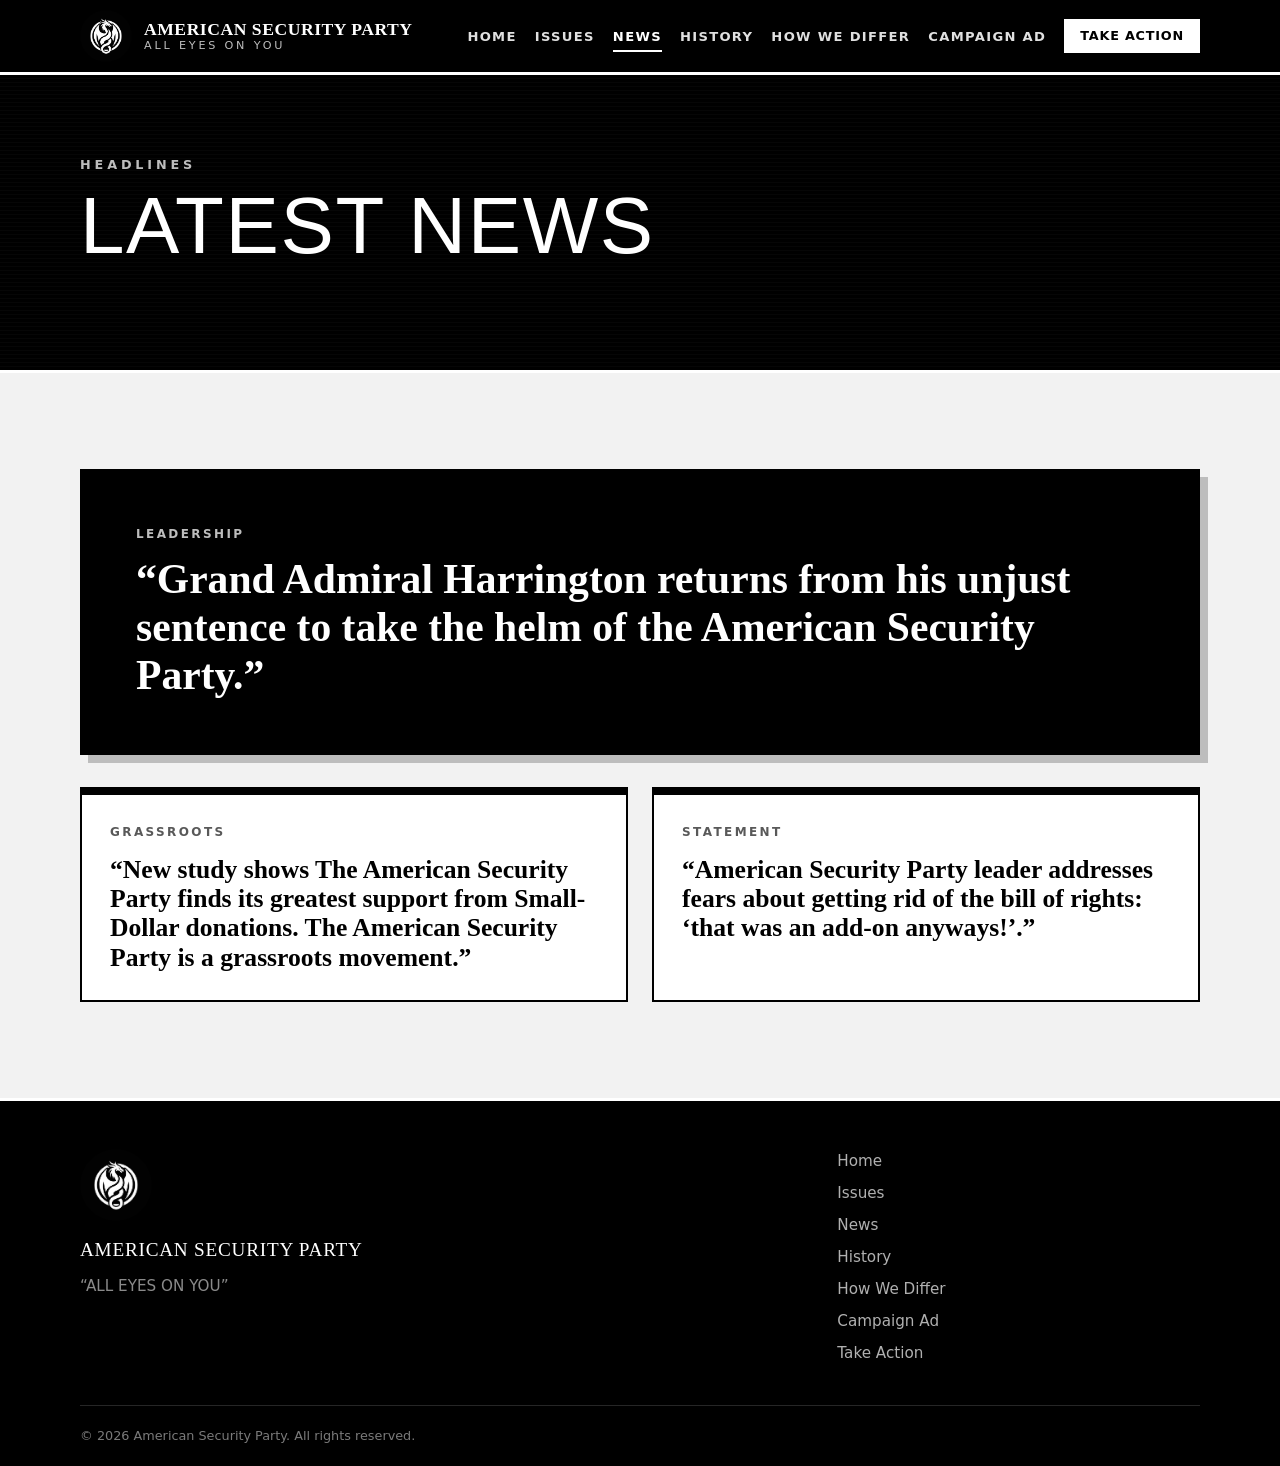
<file: news.html>
<!DOCTYPE html>
<html lang="en">
<head>
  <meta charset="UTF-8">
  <meta name="viewport" content="width=device-width, initial-scale=1">
  <meta name="theme-color" content="#000000">
  <title>News | American Security Party</title>
  <meta name="description" content="Latest headlines from the American Security Party.">
  <link rel="icon" type="image/png" href="logo.png">
  <link rel="stylesheet" href="styles.css">
</head>
<body>

  <a class="skip-link" href="#main">Skip to content</a>

  <header class="site-header">
    <div class="container header-inner">
      <a class="brand" href="index.html" aria-label="American Security Party home">
        <img class="brand-logo" src="logo.png" alt="" width="52" height="52">
        <span class="brand-text">
          <span class="brand-name">American Security Party</span>
          <span class="brand-tag">All eyes on you</span>
        </span>
      </a>

      <button class="nav-toggle" type="button" aria-expanded="false" aria-controls="primary-nav">
        <span class="sr-only">Menu</span>
        <span class="bars" aria-hidden="true"></span>
      </button>

      <nav id="primary-nav" class="primary-nav" aria-label="Primary">
        <ul>
          <li><a href="index.html">Home</a></li>
          <li><a href="issues.html">Issues</a></li>
          <li><a href="news.html" aria-current="page">News</a></li>
          <li><a href="history.html">History</a></li>
          <li><a href="differ.html">How We Differ</a></li>
          <li><a href="ad.html">Campaign Ad</a></li>
          <li><a class="btn btn-small" href="action.html">Take Action</a></li>
        </ul>
      </nav>
    </div>
  </header>

  <main id="main">
    <section class="page-hero">
      <div class="container">
        <p class="eyebrow">Headlines</p>
        <h1>Latest News</h1>
      </div>
    </section>

    <section class="section section-alt">
      <div class="container">
        <article class="news-feature">
          <p class="news-tag">Leadership</p>
          <h2>&ldquo;Grand Admiral Harrington returns from his unjust sentence to take the helm of the American Security Party.&rdquo;</h2>
        </article>

        <div class="news-grid">
          <article class="news-card">
            <p class="news-tag">Grassroots</p>
            <h2>&ldquo;New study shows The American Security Party finds its greatest support from Small-Dollar donations. The American Security Party is a grassroots movement.&rdquo;</h2>
          </article>
          <article class="news-card">
            <p class="news-tag">Statement</p>
            <h2>&ldquo;American Security Party leader addresses fears about getting rid of the bill of rights: &lsquo;that was an add-on anyways!&rsquo;.&rdquo;</h2>
          </article>
        </div>
      </div>
    </section>

  </main>

  <footer class="site-footer">
    <div class="container footer-grid">
      <div>
        <img class="footer-logo" src="logo.png" alt="American Security Party emblem" width="72" height="72" loading="lazy">
        <p class="footer-brand">American Security Party</p>
        <p class="muted">&ldquo;ALL EYES ON YOU&rdquo;</p>
      </div>
      <nav aria-label="Footer">
        <ul>
          <li><a href="index.html">Home</a></li>
          <li><a href="issues.html">Issues</a></li>
          <li><a href="news.html">News</a></li>
          <li><a href="history.html">History</a></li>
          <li><a href="differ.html">How We Differ</a></li>
          <li><a href="ad.html">Campaign Ad</a></li>
          <li><a href="action.html">Take Action</a></li>
        </ul>
      </nav>
    </div>
    <div class="container footer-legal">
      <p>&copy; <span id="year">2026</span> American Security Party. All rights reserved.</p>
    </div>
  </footer>

  <script src="script.js"></script>
</body>
</html>
</file>
<file: styles.css>
/* =========================================================
   American Security Party: black & white theme (multi-page)
   Edit the variables below to re-theme the whole site.
   ========================================================= */

:root {
  --black:    #000000;
  --white:    #ffffff;
  --ink:      #111111;
  --grey-900: #1a1a1a;
  --grey-800: #262626;
  --grey-300: #bdbdbd;
  --grey-200: #d4d4d4;
  --muted:    #595959;
  --bg-alt:   #f2f2f2;
  --focus:    #777777;

  --max: 1120px;
  --font-body: system-ui, -apple-system, "Segoe UI", Roboto, "Helvetica Neue", Arial, sans-serif;
  --font-head: Georgia, "Times New Roman", serif;
  --font-caps: Impact, Haettenschweiler, "Arial Narrow Bold", "Arial Black", sans-serif;
}

/* ---------- Reset / base ---------- */
*, *::before, *::after { box-sizing: border-box; }
html { scroll-behavior: smooth; scroll-padding-top: 84px; }
body {
  margin: 0;
  font-family: var(--font-body);
  color: var(--ink);
  background: var(--white);
  line-height: 1.6;
  -webkit-font-smoothing: antialiased;
}
img, svg { max-width: 100%; display: block; }
a { color: var(--black); }
ul { margin: 0; padding: 0; list-style: none; }
h1, h2, h3 { font-family: var(--font-head); line-height: 1.15; color: var(--black); margin: 0 0 .5em; }
h2 { font-size: clamp(1.7rem, 3vw, 2.3rem); text-transform: uppercase; letter-spacing: .04em; }
h3 { font-size: 1.25rem; }
p { margin: 0 0 1em; }
[hidden] { display: none !important; }

.container { width: min(100% - 32px, var(--max)); margin-inline: auto; }
.sr-only {
  position: absolute; width: 1px; height: 1px; overflow: hidden;
  clip: rect(0 0 0 0); white-space: nowrap;
}
.skip-link {
  position: absolute; left: -999px; top: 0; z-index: 100;
  background: var(--white); color: var(--black); padding: 8px 14px;
}
.skip-link:focus { left: 8px; top: 8px; }
:focus-visible { outline: 3px solid var(--focus); outline-offset: 2px; }

/* ---------- Buttons ---------- */
.btn {
  display: inline-block;
  padding: .8em 1.5em;
  background: var(--white);
  color: var(--black);
  font: 700 .9rem/1.2 var(--font-body);
  letter-spacing: .06em;
  text-transform: uppercase;
  text-decoration: none;
  border: 2px solid var(--white);
  cursor: pointer;
  transition: background .15s, color .15s, transform .1s;
}
.btn:hover { background: var(--black); color: var(--white); }
.btn:active { transform: translateY(1px); }
.btn-outline { background: transparent; color: var(--white); border-color: rgba(255,255,255,.7); }
.btn-outline:hover { background: var(--white); color: var(--black); border-color: var(--white); }
.btn-small { padding: .55em 1.1em; font-size: .8rem; }
.btn-dark { background: var(--black); color: var(--white); border-color: var(--black); }
.btn-dark:hover { background: var(--white); color: var(--black); }

/* ---------- Header / tabs ---------- */
.site-header {
  position: sticky; top: 0; z-index: 50;
  background: var(--black);
  color: var(--white);
  border-bottom: 3px solid var(--white);
}
.header-inner { display: flex; align-items: center; justify-content: space-between; gap: 16px; padding-block: 10px; }
.brand { display: flex; align-items: center; gap: 12px; color: var(--white); text-decoration: none; }
.brand:hover { color: var(--white); }
.brand-logo { width: 52px; height: 52px; border-radius: 50%; object-fit: cover; }
.brand-text { display: flex; flex-direction: column; line-height: 1.15; }
.brand-name { font-family: var(--font-head); font-weight: 700; font-size: 1.1rem; letter-spacing: .03em; text-transform: uppercase; }
.brand-tag { font-size: .7rem; letter-spacing: .25em; text-transform: uppercase; color: var(--grey-300); }

.primary-nav ul { display: flex; align-items: center; gap: 18px; }
.primary-nav a:not(.btn) {
  color: #e0e0e0; text-decoration: none; font-weight: 600; font-size: .82rem;
  letter-spacing: .1em; text-transform: uppercase;
  padding-block: 6px;
  border-bottom: 2px solid transparent;
}
.primary-nav a:not(.btn):hover { color: var(--white); border-bottom-color: var(--grey-300); }
.primary-nav a[aria-current="page"]:not(.btn) { color: var(--white); border-bottom-color: var(--white); }
.primary-nav .btn[aria-current="page"] { background: var(--black); color: var(--white); border-color: var(--white); }

.nav-toggle { display: none; background: none; border: 0; padding: 10px; cursor: pointer; }
.nav-toggle .bars,
.nav-toggle .bars::before,
.nav-toggle .bars::after {
  display: block; width: 24px; height: 2px; background: var(--white); position: relative; content: "";
}
.nav-toggle .bars::before { position: absolute; top: -7px; }
.nav-toggle .bars::after  { position: absolute; top: 7px; }

/* ---------- Home hero ---------- */
.hero {
  color: var(--white);
  background:
    radial-gradient(ellipse at 50% 35%, rgba(255,255,255,.10), transparent 60%),
    repeating-linear-gradient(0deg, transparent 0 3px, rgba(255,255,255,.025) 3px 4px),
    var(--black);
  padding: clamp(40px, 8vw, 96px) 0 clamp(56px, 10vw, 112px);
  overflow: hidden;
}
.hero-inner { display: flex; flex-direction: column; align-items: center; text-align: center; gap: 28px; }

.hero-logo-wrap {
  position: relative;
  width: min(360px, 72vw);
  aspect-ratio: 1;
  margin-block: 24px;
}
.hero-logo {
  position: relative; z-index: 1;
  width: 100%; height: 100%;
  border-radius: 50%;
  object-fit: cover;
  box-shadow: 0 0 0 1px rgba(255,255,255,.15), 0 0 60px rgba(255,255,255,.18);
}
.hero-logo-wrap::before,
.hero-logo-wrap::after {
  content: "";
  position: absolute; inset: 0;
  border: 2px solid rgba(255,255,255,.55);
  border-radius: 50%;
  opacity: 0;
  pointer-events: none;
  animation: ring-pulse 4.5s ease-out infinite;
}
.hero-logo-wrap::after { animation-delay: 2.25s; }
@keyframes ring-pulse {
  0%   { transform: scale(1);    opacity: .55; }
  70%  { opacity: 0; }
  100% { transform: scale(1.45); opacity: 0; }
}

.hero h1 {
  font-family: var(--font-caps);
  font-weight: 400;
  font-size: clamp(3.4rem, 10vw, 7.5rem);
  line-height: .95;
  letter-spacing: .02em;
  text-transform: uppercase;
  color: var(--white);
  margin-bottom: .3em;
}
.eyebrow { text-transform: uppercase; letter-spacing: .3em; font-size: .8rem; color: var(--grey-300); font-weight: 700; margin-bottom: 1.2em; }
.lead { font-size: 1.25rem; max-width: 52ch; margin-inline: auto; color: #d9d9d9; }
.hero-actions { display: flex; flex-wrap: wrap; justify-content: center; gap: 14px; margin-top: 1.8em; }

/* ---------- Inner-page header band ---------- */
.page-hero {
  background:
    repeating-linear-gradient(0deg, transparent 0 3px, rgba(255,255,255,.025) 3px 4px),
    var(--black);
  color: var(--white);
  padding: clamp(40px, 7vw, 80px) 0;
  border-bottom: 3px solid var(--white);
}
.page-hero .eyebrow { margin-bottom: .8em; }
.page-hero h1 {
  font-family: var(--font-caps);
  font-weight: 400;
  font-size: clamp(2.6rem, 7vw, 5rem);
  line-height: 1;
  letter-spacing: .02em;
  text-transform: uppercase;
  color: var(--white);
  margin-bottom: .3em;
}
.page-hero .lead { margin-inline: 0; margin-bottom: 0; }

/* ---------- Sections ---------- */
.section { padding: clamp(48px, 8vw, 96px) 0; }
.section-alt { background: var(--bg-alt); }
.section-dark { background: var(--black); color: var(--white); }
.section-dark h2,
.section-dark h3 { color: var(--white); }

/* ---------- Home tiles + band ---------- */
.tile-grid { display: grid; grid-template-columns: repeat(auto-fit, minmax(240px, 1fr)); gap: 24px; margin-top: 1.5em; }
.tile {
  display: block;
  background: var(--white);
  border: 2px solid var(--black);
  border-top-width: 8px;
  padding: 28px;
  color: var(--ink);
  text-decoration: none;
  transition: transform .15s, box-shadow .15s;
}
.tile:hover { transform: translate(-3px, -3px); box-shadow: 6px 6px 0 var(--black); }
.tile-num { font-family: var(--font-caps); letter-spacing: .15em; color: var(--muted); }
.tile h3 { margin: .6em 0 .4em; text-transform: uppercase; letter-spacing: .04em; }
.tile p { margin: 0; color: var(--muted); }

.band { display: flex; align-items: center; justify-content: space-between; gap: 32px; flex-wrap: wrap; }
.band h2 { margin-bottom: .2em; }
.band-text { margin: 0; color: #c4c4c4; max-width: 56ch; }

/* ---------- Issues ---------- */
.issue-list { border-bottom: 2px solid var(--black); }
.issue {
  display: grid;
  grid-template-columns: 150px 1fr;
  gap: 32px;
  padding: 40px 0;
  border-top: 2px solid var(--black);
}
.issue-num { display: block; font-family: var(--font-caps); font-size: 3.6rem; line-height: 1; }
.issue-label {
  display: inline-block; margin-top: .6em;
  font-size: .75rem; font-weight: 700; letter-spacing: .2em; text-transform: uppercase;
  background: var(--black); color: var(--white); padding: .3em .7em;
}
.issue-body h2 { text-transform: none; letter-spacing: 0; font-size: clamp(1.5rem, 3vw, 2.1rem); }
.issue-body p { font-size: 1.1rem; max-width: 68ch; margin-bottom: 0; }

/* ---------- News ---------- */
.news-tag { font-size: .75rem; font-weight: 700; letter-spacing: .2em; text-transform: uppercase; color: var(--muted); margin-bottom: 1em; }
.news-feature {
  background: var(--black); color: var(--white);
  padding: clamp(28px, 5vw, 56px);
  margin-bottom: 24px;
  box-shadow: 8px 8px 0 var(--grey-300);
}
.news-feature .news-tag { color: var(--grey-300); }
.news-feature h2 { color: var(--white); text-transform: none; letter-spacing: 0; font-size: clamp(1.6rem, 3.6vw, 2.6rem); margin: 0; }
.news-grid { display: grid; grid-template-columns: repeat(2, 1fr); gap: 24px; margin-top: 32px; }
.news-card { background: var(--white); border: 2px solid var(--black); border-top-width: 8px; padding: 28px; }
.news-card h2 { text-transform: none; letter-spacing: 0; font-size: clamp(1.25rem, 2.2vw, 1.6rem); margin: 0; }

/* ---------- History ---------- */
.two-col { display: grid; grid-template-columns: 1.4fr 1fr; gap: 48px; align-items: start; }
.two-col > div > p { font-size: 1.1rem; }
.pull {
  font-family: var(--font-head); font-size: 1.5rem !important; font-weight: 700; line-height: 1.3;
  border-left: 6px solid var(--black); padding-left: 18px; margin-top: 1.4em;
}
.callout {
  background: var(--black); color: var(--white);
  padding: 32px; text-align: center;
  box-shadow: 8px 8px 0 var(--grey-300);
}
.callout-logo { width: 120px; height: 120px; border-radius: 50%; margin: 0 auto 18px; object-fit: cover; }
.callout h3 { color: var(--white); text-transform: uppercase; letter-spacing: .05em; }
.callout p { margin: 0; color: #cfcfcf; font-family: var(--font-head); font-size: 1.1rem; }

/* ---------- How we differ ---------- */
.compare { display: grid; grid-template-columns: repeat(2, 1fr); gap: 24px; }
.compare-card { background: var(--white); border: 2px solid var(--black); border-top-width: 8px; padding: 32px; }
.compare-card h2 { font-size: 1.6rem; }
.compare-card p:last-child { margin: 0; font-size: 1.1rem; }
.answer {
  margin-top: 32px;
  background: var(--black); color: var(--white);
  padding: clamp(28px, 5vw, 48px);
  box-shadow: 8px 8px 0 var(--grey-300);
}
.answer .news-tag { color: var(--grey-300); }
.answer h2 { color: var(--white); }
.answer p:last-child { margin: 0; font-size: 1.15rem; max-width: 70ch; color: #e0e0e0; }

/* ---------- Take action ---------- */
.program-grid { display: grid; grid-template-columns: repeat(2, 1fr); gap: 28px; }
.program {
  border: 2px solid var(--white);
  padding: 36px;
  background: var(--grey-900);
  transition: background .15s;
}
.program:hover { background: var(--grey-800); }
.program-icon { color: var(--white); margin-bottom: 18px; }
.program h2 { font-size: 1.4rem; }
.program p { color: var(--grey-200); font-size: 1.05rem; margin-bottom: 1.5em; }

.donate, .signup { display: grid; gap: 14px; }
.chips { border: 0; margin: 0; padding: 0; display: flex; flex-wrap: wrap; gap: 10px; }
.chips label { position: relative; }
.chips input { position: absolute; opacity: 0; inset: 0; cursor: pointer; }
.chips span {
  display: block; min-width: 76px; text-align: center;
  padding: .7em 1.2em; border: 2px solid var(--black);
  font-weight: 700; background: var(--white); color: var(--black);
}
.chips input:checked + span { background: var(--black); color: var(--white); }
.chips input:focus-visible + span { outline: 3px solid var(--focus); outline-offset: 2px; }
.donate .btn, .signup .btn { justify-self: start; }

.signup input,
.signup select {
  width: 100%;
  padding: .9em 1.1em;
  border: 2px solid var(--black);
  border-radius: 0;
  font: inherit; background: var(--white); color: var(--ink);
}
.form-status { margin: 0; font-weight: 700; color: var(--black); }

/* ---------- Campaign ad ---------- */
.video-frame {
  position: relative;
  aspect-ratio: 16 / 9;
  background: var(--black);
  border: 2px solid var(--white);
  box-shadow: 8px 8px 0 var(--grey-800);
}
.video-frame iframe { position: absolute; inset: 0; width: 100%; height: 100%; border: 0; }
.video-fallback { margin: 20px 0 0; color: var(--grey-300); font-size: .95rem; }
.video-fallback a { color: var(--white); }
.video-actions { justify-content: flex-start; margin-top: 1.2em; }

/* ---------- Footer ---------- */
.site-footer { background: var(--black); color: #b0b0b0; padding-top: 48px; font-size: .95rem; border-top: 3px solid var(--white); }
.footer-grid { display: grid; grid-template-columns: 2fr 1fr; gap: 32px; padding-bottom: 32px; }
.footer-logo { width: 72px; height: 72px; border-radius: 50%; object-fit: cover; margin-bottom: 14px; }
.footer-brand { font-family: var(--font-head); font-size: 1.2rem; color: var(--white); margin-bottom: .4em; text-transform: uppercase; letter-spacing: .04em; }
.site-footer a { color: #b0b0b0; text-decoration: none; }
.site-footer a:hover { color: var(--white); text-decoration: underline; }
.site-footer li { margin-bottom: .5em; }
.muted { color: #8a8a8a; }
.footer-legal { border-top: 1px solid rgba(255,255,255,.15); padding-block: 20px; font-size: .8rem; color: #7a7a7a; }
.footer-legal p { margin: 0; }

/* ---------- Responsive ---------- */
@media (max-width: 960px) {
  .nav-toggle { display: block; }
  .primary-nav {
    position: absolute; left: 0; right: 0; top: 100%;
    background: var(--black); border-bottom: 3px solid var(--white);
    display: none; padding: 12px 16px 20px;
  }
  .primary-nav.open { display: block; }
  .primary-nav ul { flex-direction: column; align-items: flex-start; gap: 14px; }
}

@media (max-width: 800px) {
  .two-col, .compare, .program-grid, .news-grid { grid-template-columns: 1fr; }
  .issue { grid-template-columns: 1fr; gap: 12px; padding: 32px 0; }
  .issue-num { display: inline-block; margin-right: 12px; font-size: 2.6rem; }
  .footer-grid { grid-template-columns: 1fr; }
}

@media (prefers-reduced-motion: reduce) {
  html { scroll-behavior: auto; }
  .tile, .btn, .program { transition: none; }
  .hero-logo-wrap::before,
  .hero-logo-wrap::after { animation: none; display: none; }
}
</file>
